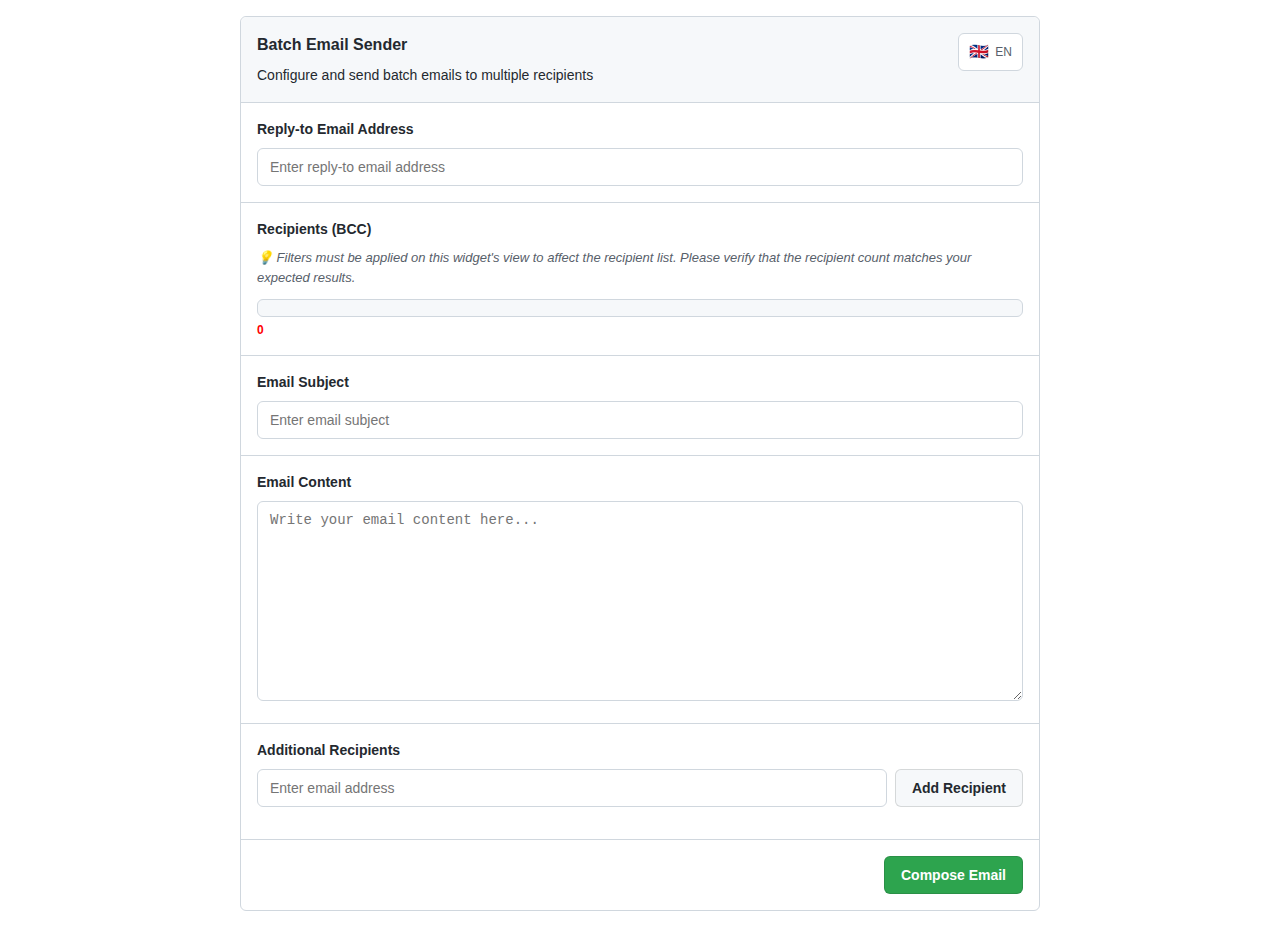
<file: batch-emailing/index.html>
<!DOCTYPE html>
<html>
    <head>
        <link rel="stylesheet" href="style.css">
        <script src="https://docs.getgrist.com/grist-plugin-api.js"></script>
    </head>
    <body>
        <div class="email-widget">
            <div class="widget-header">
                <!-- Language Switcher -->
                <div class="language-switcher">
                    <div class="current-lang">
                        <span>🇬🇧</span>
                        <span class="lang-text">EN</span>
                    </div>
                    <div class="lang-dropdown">
                        <!-- Options populated by JavaScript -->
                    </div>
                </div>
                
                <h2>Batch Email Sender</h2>
                <p>Configure and send batch emails to multiple recipients</p>
            </div>

            <div class="form-group">
                <label for="replyTo">Reply-to Email Address</label>
                <input type="email" id="replyTo" placeholder="Enter reply-to email address">
            </div>

            <div class="form-group">
                <label for="recipientsList">Recipients (BCC)</label>
                <p class="warning-text"><i>💡 Filters must be applied on this widget's view to affect the recipient list. Please verify that the recipient count matches your expected results.</i></p>
                <div id="recipientsList" class="recipients-list">
                </div>
                <div class="recipients-count">
                    <b><span id="recipientsCount">0</span></b>
                </div>
                <div id="removedList" class="removed-list" style="display: none;">
                    <h3>Removed Recipients</h3>
                    <div id="removedEmails" class="removed-emails">
                    </div>
                </div>
            </div>

            <div class="form-group">
                <label for="subject">Email Subject</label>
                <input type="text" id="subject" placeholder="Enter email subject">
            </div>

            <div class="form-group">
                <label for="emailContent">Email Content</label>
                <p class="info-text" id="contentInfoText" style="display: none;">
                    📝 Content auto-filled from first table row. You can edit it before sending.
                </p>
                <textarea id="emailContent" class="email-editor" placeholder="Write your email content here..."></textarea>
            </div>

            <div class="form-group">
                <label for="newEmail">Additional Recipients</label>
                <div class="manual-add-section">
                    <input type="email" id="newEmail" placeholder="Enter email address" class="manual-input">
                    <button id="addEmail" class="btn btn-secondary">Add Recipient</button>
                </div>
                <div id="manualList" class="manual-list" style="display: none;">
                    <h3>Manually Added Recipients</h3>
                    <div id="manualEmails" class="manual-emails">
                    </div>
                </div>
            </div>

            <div class="widget-footer">
                <button id="sendEmail" class="btn btn-primary">Compose Email</button>
            </div>

            <div id="statusMessage" class="status-message"></div>
        </div>
        
        <script>
            // Embed the complete JavaScript here or link to external file
            // For inline version, copy the complete JavaScript from the artifact above
        </script>
    </body>
</html>
</file>
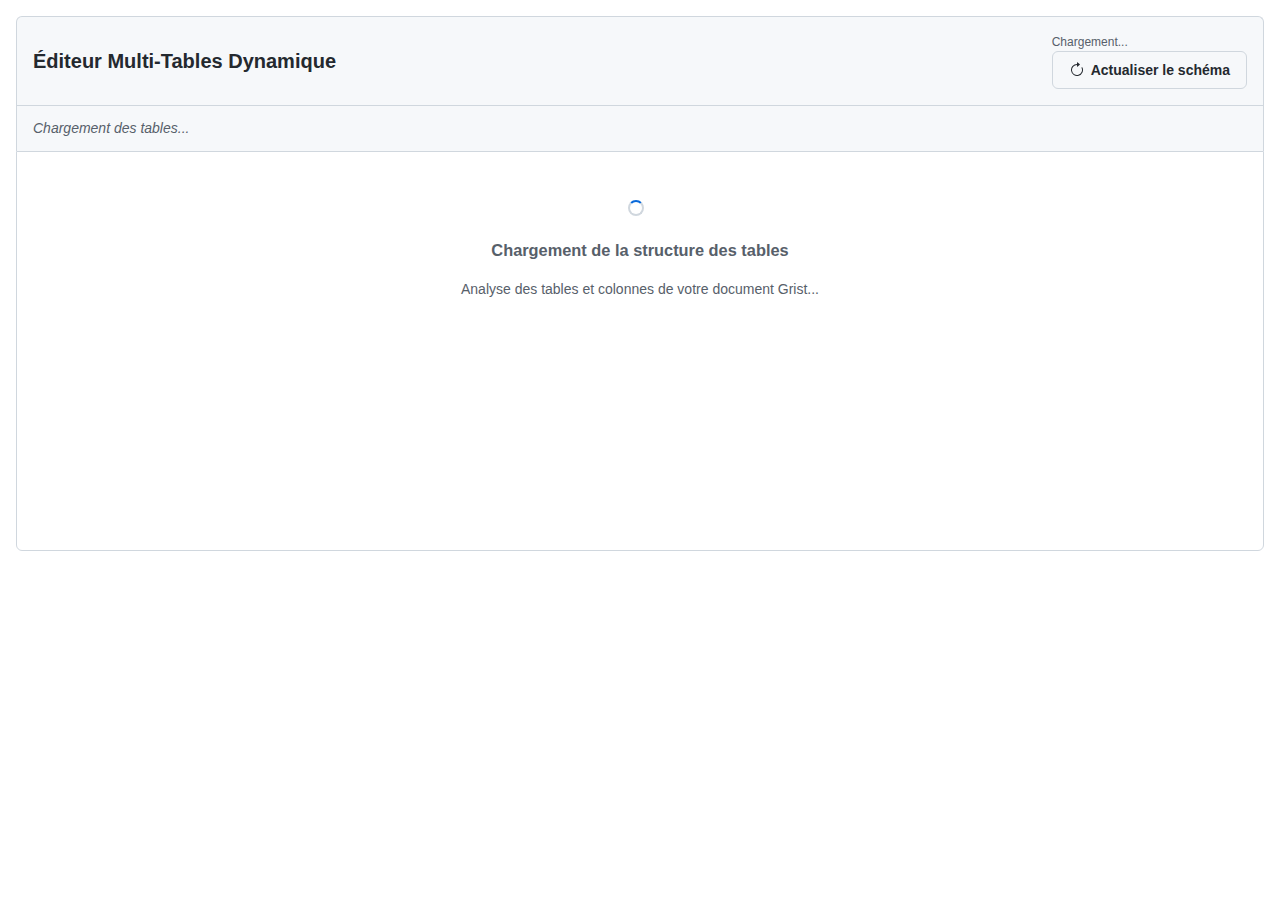
<file: multi-table-editor/index.html>
<!DOCTYPE html>
<html lang="fr">
<head>
    <meta charset="UTF-8">
    <meta name="viewport" content="width=device-width, initial-scale=1.0">
    <title>Éditeur Multi-Tables Dynamique</title>
    <script src="https://docs.getgrist.com/grist-plugin-api.js"></script>
    <style>
        :root {
            --color-bg-default: #ffffff;
            --color-bg-secondary: #f6f8fa;
            --color-border-default: #d0d7de;
            --color-border-muted: #d8dee4;
            --color-fg-default: #24292f;
            --color-fg-muted: #57606a;
            --color-header-bg: #f6f8fa;
            --color-accent: #0969da;
            --color-success: #1a7f37;
            --color-danger: #cf222e;
            --color-warning: #9a6700;
        }

        * {
            box-sizing: border-box;
        }

        body {
            font-family: -apple-system, BlinkMacSystemFont, "Segoe UI", Helvetica, Arial, sans-serif;
            line-height: 1.5;
            color: var(--color-fg-default);
            margin: 0;
            padding: 16px;
            font-size: 14px;
            background-color: var(--color-bg-default);
        }

        .container {
            max-width: 100%;
            overflow: auto;
        }

        .header {
            background-color: var(--color-header-bg);
            padding: 16px;
            border: 1px solid var(--color-border-default);
            border-radius: 6px 6px 0 0;
            border-bottom: none;
            display: flex;
            justify-content: space-between;
            align-items: center;
        }

        .header h1 {
            margin: 0;
            font-size: 20px;
            font-weight: 600;
        }

        .header-info {
            color: var(--color-fg-muted);
            font-size: 12px;
        }

        .nav-tabs {
            display: flex;
            background-color: var(--color-bg-secondary);
            border: 1px solid var(--color-border-default);
            border-bottom: none;
            border-radius: 0;
            overflow-x: auto;
            scrollbar-width: none;
            -ms-overflow-style: none;
        }

        .nav-tabs::-webkit-scrollbar {
            display: none;
        }

        .nav-tab {
            flex: 0 0 auto;
            padding: 12px 16px;
            border: none;
            background: none;
            cursor: pointer;
            border-right: 1px solid var(--color-border-default);
            font-weight: 500;
            color: var(--color-fg-muted);
            transition: all 0.2s ease;
            white-space: nowrap;
            font-size: 14px;
        }

        .nav-tab:last-child {
            border-right: none;
        }

        .nav-tab:hover {
            background-color: var(--color-bg-default);
            color: var(--color-fg-default);
        }

        .nav-tab.active {
            background-color: var(--color-bg-default);
            color: var(--color-accent);
            border-bottom: 2px solid var(--color-accent);
            font-weight: 600;
        }

        .content {
            border: 1px solid var(--color-border-default);
            border-radius: 0 0 6px 6px;
            background-color: var(--color-bg-default);
            min-height: 400px;
        }

        .tab-content {
            display: none;
            padding: 16px;
        }

        .tab-content.active {
            display: block;
        }

        .initial-state {
            text-align: center;
            padding: 48px 16px;
            color: var(--color-fg-muted);
        }

        .form-grid {
            display: grid;
            grid-template-columns: repeat(auto-fit, minmax(300px, 1fr));
            gap: 16px;
            margin-bottom: 24px;
        }

        .form-group {
            display: flex;
            flex-direction: column;
        }

        .form-group label {
            font-weight: 600;
            margin-bottom: 4px;
            color: var(--color-fg-default);
            display: flex;
            align-items: center;
            gap: 8px;
        }

        .field-type {
            display: inline-block;
            padding: 2px 6px;
            border-radius: 3px;
            font-size: 11px;
            font-weight: 500;
            background: var(--color-bg-secondary);
            color: var(--color-fg-muted);
        }

        .form-group input,
        .form-group textarea,
        .form-group select {
            padding: 8px 12px;
            border: 1px solid var(--color-border-default);
            border-radius: 6px;
            font-size: 14px;
            line-height: 20px;
            background-color: var(--color-bg-default);
        }

        .form-group input:focus,
        .form-group textarea:focus,
        .form-group select:focus {
            border-color: var(--color-accent);
            outline: none;
            box-shadow: 0 0 0 3px rgba(9, 105, 218, 0.3);
        }

        .form-group textarea {
            min-height: 80px;
            resize: vertical;
        }

        .btn {
            display: inline-flex;
            align-items: center;
            padding: 8px 16px;
            font-size: 14px;
            font-weight: 600;
            line-height: 20px;
            white-space: nowrap;
            cursor: pointer;
            border: 1px solid;
            border-radius: 6px;
            text-decoration: none;
            transition: all 0.2s ease;
            gap: 6px;
        }

        .btn:disabled {
            opacity: 0.6;
            cursor: not-allowed;
        }

        .btn-primary {
            color: #ffffff;
            background-color: var(--color-accent);
            border-color: var(--color-accent);
        }

        .btn-primary:hover:not(:disabled) {
            background-color: #0550ae;
            border-color: #0550ae;
        }

        .btn-success {
            color: #ffffff;
            background-color: var(--color-success);
            border-color: var(--color-success);
        }

        .btn-success:hover:not(:disabled) {
            background-color: #1a7f37;
            border-color: #1a7f37;
        }

        .btn-danger {
            color: #ffffff;
            background-color: var(--color-danger);
            border-color: var(--color-danger);
        }

        .btn-danger:hover:not(:disabled) {
            background-color: #b02a30;
            border-color: #b02a30;
        }

        .btn-secondary {
            color: var(--color-fg-default);
            background-color: var(--color-bg-secondary);
            border-color: var(--color-border-default);
        }

        .btn-secondary:hover:not(:disabled) {
            background-color: #f3f4f6;
            border-color: var(--color-border-muted);
        }

        .data-table {
            width: 100%;
            border-collapse: collapse;
            border: 1px solid var(--color-border-default);
            border-radius: 6px;
            overflow: hidden;
            margin-bottom: 16px;
        }

        .data-table th,
        .data-table td {
            padding: 8px 12px;
            text-align: left;
            border-bottom: 1px solid var(--color-border-default);
            font-size: 13px;
        }

        .data-table th {
            background-color: var(--color-header-bg);
            font-weight: 600;
            color: var(--color-fg-default);
            position: sticky;
            top: 0;
            z-index: 1;
        }

        .data-table tr:hover {
            background-color: var(--color-bg-secondary);
        }

        .data-table tr.selected {
            background-color: #e1f5fe;
        }

        .actions {
            display: flex;
            gap: 8px;
            margin-bottom: 16px;
            flex-wrap: wrap;
            align-items: center;
        }

        .status-message {
            padding: 12px 16px;
            border-radius: 6px;
            margin-bottom: 16px;
            display: none;
            border: 1px solid;
        }

        .status-message.success {
            background-color: #dafbe1;
            color: var(--color-success);
            border-color: #a1e887;
            display: block;
        }

        .status-message.error {
            background-color: #ffebe9;
            color: var(--color-danger);
            border-color: #f08783;
            display: block;
        }

        .status-message.warning {
            background-color: #fff6e5;
            color: var(--color-warning);
            border-color: #f0c674;
            display: block;
        }

        .empty-state {
            text-align: center;
            padding: 48px 16px;
            color: var(--color-fg-muted);
        }

        .empty-state svg {
            width: 48px;
            height: 48px;
            margin-bottom: 16px;
            opacity: 0.5;
        }

        .loading {
            display: inline-block;
            width: 16px;
            height: 16px;
            border: 2px solid var(--color-border-default);
            border-radius: 50%;
            border-top-color: var(--color-accent);
            animation: spin 1s ease-in-out infinite;
            margin-right: 8px;
        }

        @keyframes spin {
            to { transform: rotate(360deg); }
        }

        .toggle-switch {
            position: relative;
            display: inline-block;
            width: 44px;
            height: 24px;
        }

        .toggle-switch input {
            opacity: 0;
            width: 0;
            height: 0;
        }

        .slider {
            position: absolute;
            cursor: pointer;
            top: 0;
            left: 0;
            right: 0;
            bottom: 0;
            background-color: #ccc;
            transition: .4s;
            border-radius: 34px;
        }

        .slider:before {
            position: absolute;
            content: "";
            height: 18px;
            width: 18px;
            left: 3px;
            bottom: 3px;
            background-color: white;
            transition: .4s;
            border-radius: 50%;
        }

        input:checked + .slider {
            background-color: var(--color-accent);
        }

        input:checked + .slider:before {
            transform: translateX(20px);
        }

        .table-info {
            background: var(--color-bg-secondary);
            padding: 12px 16px;
            border: 1px solid var(--color-border-default);
            border-radius: 6px;
            margin-bottom: 16px;
            font-size: 13px;
        }

        .table-info h3 {
            margin: 0 0 8px 0;
            font-size: 14px;
            font-weight: 600;
        }

        .table-stats {
            display: flex;
            gap: 24px;
            color: var(--color-fg-muted);
        }

        .cell-value {
            max-width: 200px;
            overflow: hidden;
            text-overflow: ellipsis;
            white-space: nowrap;
        }

        .cell-value.truncated {
            cursor: help;
        }

        @media (max-width: 768px) {
            body {
                padding: 8px;
            }
            
            .form-grid {
                grid-template-columns: 1fr;
            }
            
            .nav-tab {
                font-size: 12px;
                padding: 8px 12px;
            }
            
            .actions {
                flex-direction: column;
                align-items: stretch;
            }
            
            .data-table {
                font-size: 12px;
            }
            
            .data-table th,
            .data-table td {
                padding: 6px 8px;
            }
            
            .header {
                flex-direction: column;
                align-items: flex-start;
                gap: 8px;
            }
        }

        .modal-overlay {
            display: none;
            position: fixed;
            top: 0;
            left: 0;
            width: 100vw;
            height: 100vh;
            background-color: rgba(0, 0, 0, 0.5);
            z-index: 9999;
            animation: fadeIn 0.2s ease-out;
        }

        .modal-overlay.show {
            display: flex;
            align-items: center;
            justify-content: center;
            padding: 16px;
        }

        @keyframes fadeIn {
            from { opacity: 0; }
            to { opacity: 1; }
        }

        @keyframes slideIn {
            from { 
                opacity: 0;
                transform: translateY(-20px) scale(0.95);
            }
            to { 
                opacity: 1;
                transform: translateY(0) scale(1);
            }
        }

        .modal {
            background-color: var(--color-bg-default);
            border-radius: 8px;
            border: 1px solid var(--color-border-default);
            box-shadow: 0 10px 25px rgba(0, 0, 0, 0.3);
            max-width: 500px;
            width: 100%;
            max-height: 80vh;
            overflow-y: auto;
            animation: slideIn 0.2s ease-out;
        }

        .modal-header {
            padding: 20px 24px 16px;
            border-bottom: 1px solid var(--color-border-default);
            display: flex;
            align-items: center;
            justify-content: space-between;
            background-color: var(--color-header-bg);
        }

        .modal-header h3 {
            margin: 0;
            font-size: 16px;
            font-weight: 600;
            color: var(--color-fg-default);
        }

        .modal-close {
            background: none;
            border: none;
            cursor: pointer;
            padding: 4px;
            border-radius: 4px;
            color: var(--color-fg-muted);
            transition: all 0.2s ease;
        }

        .modal-close:hover {
            background-color: var(--color-bg-secondary);
            color: var(--color-fg-default);
        }

        .modal-body {
            padding: 20px 24px;
        }

        .modal-footer {
            padding: 16px 24px 20px;
            border-top: 1px solid var(--color-border-default);
            display: flex;
            gap: 12px;
            justify-content: flex-end;
            background-color: var(--color-bg-secondary);
        }

        .modal .form-grid {
            margin-bottom: 0;
            grid-template-columns: 1fr;
        }

        /* Modal responsive */
        @media (max-width: 768px) {
            .modal {
                max-width: calc(100% - 32px);
                max-height: 70vh;
            }
            
            .modal-header {
                padding: 16px 20px 12px;
            }
            
            .modal-body {
                padding: 16px 20px;
            }
            
            .modal-footer {
                padding: 12px 20px 16px;
                flex-direction: column-reverse;
            }
            
            .modal-footer .btn {
                width: 100%;
                justify-content: center;
            }
        }
    </style>
</head>
<body>
    <div class="container">
        <div class="header">
            <div>
                <h1>Éditeur Multi-Tables Dynamique</h1>
            </div>
            <div class="header-info">
                <div id="tableCount">Chargement...</div>
                <button id="refreshSchema" class="btn btn-secondary">
                    <svg width="16" height="16" viewBox="0 0 16 16" fill="currentColor">
                        <path d="M8 3a5 5 0 1 0 4.546 2.914.5.5 0 0 1 .908-.417A6 6 0 1 1 8 2v1z"/>
                        <path d="M8 4.466V.534a.25.25 0 0 1 .41-.192l2.36 1.966c.12.1.12.284 0 .384L8.41 4.658A.25.25 0 0 1 8 4.466z"/>
                    </svg>
                    Actualiser le schéma
                </button>
            </div>
        </div>

        <div id="navTabs" class="nav-tabs">
            <div style="padding: 12px 16px; color: var(--color-fg-muted); font-style: italic;">
                Chargement des tables...
            </div>
        </div>

        <div class="content">
            <div id="statusMessage" class="status-message"></div>

            <div id="initialState" class="initial-state">
                <div class="loading"></div>
                <h3>Chargement de la structure des tables</h3>
                <p>Analyse des tables et colonnes de votre document Grist...</p>
            </div>

            <div id="dynamicContent"></div>

            <div id="modalOverlay" class="modal-overlay">
                <div class="modal">
                    <div class="modal-header">
                        <h3 id="modalTitle">Modifier l'enregistrement</h3>
                        <button class="modal-close" onclick="closeModal()" aria-label="Fermer">
                            <svg width="16" height="16" viewBox="0 0 16 16" fill="currentColor">
                                <path d="M2.146 2.854a.5.5 0 1 1 .708-.708L8 7.293l5.146-5.147a.5.5 0 0 1 .708.708L8.707 8l5.147 5.146a.5.5 0 0 1-.708.708L8 8.707l-5.146 5.147a.5.5 0 0 1-.708-.708L7.293 8 2.146 2.854Z"/>
                            </svg>
                        </button>
                    </div>
                    <div class="modal-body">
                        <div id="modalForm" class="form-grid">
                        </div>
                    </div>
                    <div class="modal-footer">
                        <button class="btn btn-secondary" onclick="closeModal()">Annuler</button>
                        <button id="modalSave" class="btn btn-success">Sauvegarder</button>
                    </div>
                </div>
            </div>
        </div>
    </div>
    <script>


let tablesSchema = {};
let currentData = {};
let currentTable = null;
let editingRecord = null;
let isLoading = false;

grist.ready({
    requiredAccess: 'full',
    allowSelectBy: true
});

const statusMessage = document.getElementById('statusMessage');
const navTabs = document.getElementById('navTabs');
const dynamicContent = document.getElementById('dynamicContent');
const initialState = document.getElementById('initialState');
const tableCount = document.getElementById('tableCount');
const refreshSchemaBtn = document.getElementById('refreshSchema');

const modalOverlay = document.getElementById('modalOverlay');
const modalTitle = document.getElementById('modalTitle');
const modalForm = document.getElementById('modalForm');
const modalSave = document.getElementById('modalSave');

function showMessage(message, type = 'success') {
    statusMessage.textContent = message;
    statusMessage.className = `status-message ${type}`;
    setTimeout(() => {
        statusMessage.className = 'status-message';
    }, 5000);
}

function showError(message) {
    showMessage(message, 'error');
    console.error(message);
}

function showWarning(message) {
    showMessage(message, 'warning');
}

async function loadTablesSchema() {
    if (isLoading) return;
    isLoading = true;
    
    try {
        showMessage('Chargement de la structure des tables...', 'warning');
        
        const [tablesData, columnsData] = await Promise.all([
            grist.docApi.fetchTable("_grist_Tables"),
            grist.docApi.fetchTable("_grist_Tables_column")
        ]);

        console.log('Tables data:', tablesData);
        console.log('Columns data:', columnsData);

        const schema = {};
        
        for (let i = 0; i < tablesData.id.length; i++) {
            const tableId = tablesData.tableId[i];
            const tableName = tablesData.tableId[i];
            
            if (tableId.startsWith('_grist_') || tableId.startsWith('GristDocTutorial')) {
                continue;
            }
            
            schema[tableId] = {
                id: tablesData.id[i],
                name: tableName,
                fields: {}
            };
        }

        for (let i = 0; i < columnsData.id.length; i++) {
            const tableRef = columnsData.parentId[i];
            const colId = columnsData.colId[i];
            const label = columnsData.label[i];
            const type = columnsData.type[i];
            const isFormula = columnsData.isFormula[i];
            
            const tableEntry = Object.values(schema).find(table => table.id === tableRef);
            if (!tableEntry) continue;
            
            if (type === 'ManualSortPos' || colId.startsWith('gristHelper')) {
                continue;
            }
            
            tableEntry.fields[colId] = {
                label: label || colId,
                type: type,
                isFormula: isFormula
            };
        }

        tablesSchema = schema;
        
        console.log('Final schema:', tablesSchema);
        
        updateTableCount();
        generateTabsUI();
        hideInitialState();
        
        const firstTable = Object.keys(tablesSchema)[0];
        if (firstTable) {
            switchTab(firstTable);
        }
        
        showMessage(`Structure chargée : ${Object.keys(tablesSchema).length} tables trouvées`, 'success');
        
    } catch (error) {
        console.error('Error loading schema:', error);
        showError(`Erreur lors du chargement du schéma: ${error.message}`);
    } finally {
        isLoading = false;
    }
}

function updateTableCount() {
    const count = Object.keys(tablesSchema).length;
    tableCount.textContent = `${count} table${count !== 1 ? 's' : ''} disponible${count !== 1 ? 's' : ''}`;
}

function generateTabsUI() {
    if (Object.keys(tablesSchema).length === 0) {
        navTabs.innerHTML = `
            <div style="padding: 12px 16px; color: var(--color-fg-muted); font-style: italic;">
                Aucune table éditable trouvée
            </div>
        `;
        return;
    }

    let tabsHTML = '';
    Object.keys(tablesSchema).forEach((tableId, index) => {
        const table = tablesSchema[tableId];
        tabsHTML += `
            <button class="nav-tab ${index === 0 ? 'active' : ''}" data-table="${tableId}">
                ${table.name}
            </button>
        `;
    });

    navTabs.innerHTML = tabsHTML;

    navTabs.querySelectorAll('.nav-tab').forEach(tab => {
        tab.addEventListener('click', () => {
            const tableId = tab.dataset.table;
            switchTab(tableId);
        });
    });
}

function hideInitialState() {
    initialState.style.display = 'none';
    dynamicContent.style.display = 'block';
}

async function switchTab(tableId) {
    if (!tablesSchema[tableId] || currentTable === tableId) return;

    navTabs.querySelectorAll('.nav-tab').forEach(tab => {
        tab.classList.toggle('active', tab.dataset.table === tableId);
    });

    currentTable = tableId;
    
    await generateTableContent(tableId);
    
    await loadTableData(tableId);
}

async function generateTableContent(tableId) {
    const table = tablesSchema[tableId];
    const fields = table.fields;
    const editableFields = Object.keys(fields).filter(fieldId => !fields[fieldId].isFormula);
    const isReadOnly = editableFields.length === 0;

    const contentHTML = `
        <div class="tab-content active" id="tab-${tableId}">
            <div class="table-info">
                <div class="table-stats">
                    <span><strong>Colonnes:</strong> ${Object.keys(fields).length}</span>
                    <span><strong>Colonnes éditables:</strong> ${editableFields.length}</span>
                    <span id="recordCount-${tableId}"><strong>Lignes:</strong> Chargement...</span>
                </div>
                ${isReadOnly ? '<p style="margin: 8px 0 0 0; color: var(--color-warning); font-style: italic;">Table en lecture seule - Contient uniquement des colonnes de formules</p>' : ''}
            </div>

            <div class="actions">
                ${!isReadOnly ? `
                    <button id="add-${tableId}" class="btn btn-primary">
                        <svg width="16" height="16" viewBox="0 0 16 16" fill="currentColor">
                            <path d="M8 2a.5.5 0 0 1 .5.5v5h5a.5.5 0 0 1 0 1h-5v5a.5.5 0 0 1-1 0v-5h-5a.5.5 0 0 1 0-1h5v-5A.5.5 0 0 1 8 2Z"/>
                        </svg>
                        Ajouter un enregistrement
                    </button>
                ` : `
                    <div class="status-message warning" style="display: block;">
                        Cette table ne contient que des colonnes de formules et est en lecture seule.
                    </div>
                `}
                <button id="refresh-${tableId}" class="btn btn-secondary">
                    <svg width="16" height="16" viewBox="0 0 16 16" fill="currentColor">
                        <path d="M8 3a5 5 0 1 0 4.546 2.914.5.5 0 0 1 .908-.417A6 6 0 1 1 8 2v1z"/>
                        <path d="M8 4.466V.534a.25.25 0 0 1 .41-.192l2.36 1.966c.12.1.12.284 0 .384L8.41 4.658A.25.25 0 0 1 8 4.466z"/>
                    </svg>
                    Actualiser
                </button>
            </div>

            <div id="data-${tableId}">
                <div class="empty-state">
                    <div class="loading"></div>
                    <h3>Chargement des données</h3>
                    <p>Récupération des enregistrements...</p>
                </div>
            </div>
        </div>
    `;

    const existingContent = document.getElementById(`tab-${tableId}`);
    if (existingContent) {
        existingContent.remove();
    }

    dynamicContent.innerHTML = contentHTML;

    if (!isReadOnly) {
        document.getElementById(`add-${tableId}`).addEventListener('click', () => openModal(tableId));
    }
    
    document.getElementById(`refresh-${tableId}`).addEventListener('click', () => loadTableData(tableId));
}

function generateFormFields(tableId, editableFieldsOnly) {
    let fieldsHTML = '';
    const table = tablesSchema[tableId];
    const fields = table.fields;
    
    const fieldsToShow = editableFieldsOnly || Object.keys(fields).filter(fieldId => !fields[fieldId].isFormula);
    
    fieldsToShow.forEach(fieldId => {
        const field = fields[fieldId];
        const fieldType = field.type;
        const label = field.label;
        
        fieldsHTML += `
            <div class="form-group">
                <label for="${tableId}-${fieldId}">
                    ${label}
                    <span class="field-type">${fieldType}${field.isFormula ? ' (Formule)' : ''}</span>
                </label>
                ${generateFieldInput(tableId, fieldId, fieldType)}
            </div>
        `;
    });
    
    return fieldsHTML;
}

function generateFieldInput(tableId, fieldId, fieldType) {
    const inputId = `${tableId}-${fieldId}`;
    
    switch (fieldType) {
        case 'Bool':
            return `
                <label class="toggle-switch">
                    <input type="checkbox" id="${inputId}">
                    <span class="slider"></span>
                </label>
            `;
        case 'Int':
        case 'Numeric':
            return `<input type="number" id="${inputId}" step="${fieldType === 'Int' ? '1' : 'any'}">`;
        case 'Date':
            return `<input type="date" id="${inputId}">`;
        case 'DateTime':
            return `<input type="datetime-local" id="${inputId}">`;
        default:
            if (fieldType.startsWith('Ref:')) {
                const referencedTable = fieldType.substring(4); 
                return `
                    <select id="${inputId}" data-ref-table="${referencedTable}">
                        <option value="">-- Sélectionner --</option>
                        <option value="loading">Chargement...</option>
                    </select>
                `;
            } else if (fieldType.startsWith('RefList:')) {
                const referencedTable = fieldType.substring(8); 
                return `
                    <select id="${inputId}" data-ref-table="${referencedTable}" multiple>
                        <option value="loading">Chargement...</option>
                    </select>
                `;
            }
            else if (fieldId.toLowerCase().includes('email')) {
                return `<input type="email" id="${inputId}">`;
            } else if (fieldId.toLowerCase().includes('url')) {
                return `<input type="url" id="${inputId}">`;
            } else if (fieldId.toLowerCase().includes('comment') || fieldId.toLowerCase().includes('description') || fieldId.toLowerCase().includes('adresse')) {
                return `<textarea id="${inputId}"></textarea>`;
            } else {
                return `<input type="text" id="${inputId}">`;
            }
    }
}

async function loadReferenceData(tableId, editableFields) {
    const table = tablesSchema[tableId];
    
    for (const fieldId of editableFields) {
        const field = table.fields[fieldId];
        const fieldType = field.type;
        
        if (fieldType.startsWith('Ref:') || fieldType.startsWith('RefList:')) {
            const isRefList = fieldType.startsWith('RefList:');
            const referencedTable = isRefList ? fieldType.substring(8) : fieldType.substring(4);
            
            try {
                const refData = await grist.docApi.fetchTable(referencedTable);
                const select = document.getElementById(`${tableId}-${fieldId}`);
                
                if (!select) continue;
                
                select.innerHTML = isRefList ? '' : '<option value="">-- Sélectionner --</option>';
                
                if (refData && refData.id && refData.id.length > 0) {
                    for (let i = 0; i < refData.id.length; i++) {
                        const option = document.createElement('option');
                        option.value = refData.id[i];
                        
                        let displayValue = refData.id[i];
                        
                        const possibleDisplayFields = ['name', 'nom', 'title', 'titre', 'label', 'description'];
                        let foundDisplay = false;
                        
                        for (const displayField of possibleDisplayFields) {
                            if (refData[displayField] && refData[displayField][i]) {
                                displayValue = refData[displayField][i];
                                foundDisplay = true;
                                break;
                            }
                        }
                        
                        if (!foundDisplay) {
                            const firstDataField = Object.keys(refData).find(key => 
                                key !== 'id' && 
                                key !== 'manualSort' && 
                                !key.startsWith('gristHelper') &&
                                refData[key] && 
                                refData[key][i] !== undefined &&
                                refData[key][i] !== null
                            );
                            
                            if (firstDataField && refData[firstDataField][i]) {
                                displayValue = refData[firstDataField][i];
                            }
                        }
                        
                        option.textContent = `${displayValue} (ID: ${refData.id[i]})`;
                        select.appendChild(option);
                    }
                }
            } catch (error) {
                console.error(`Error loading reference data for ${referencedTable}:`, error);
                const select = document.getElementById(`${tableId}-${fieldId}`);
                if (select) {
                    select.innerHTML = '<option value="">Erreur de chargement</option>';
                }
            }
        }
    }
}

async function loadTableData(tableId) {
    try {
        const response = await grist.docApi.fetchTable(tableId);
        console.log(`Data for ${tableId}:`, response);
        
        let records = [];
        if (response && response.id && response.id.length > 0) {
            for (let i = 0; i < response.id.length; i++) {
                const record = { id: response.id[i] };
                
                Object.keys(response).forEach(key => {
                    if (key !== 'id' && response[key] && response[key][i] !== undefined) {
                        record[key] = response[key][i];
                    }
                });
                
                records.push(record);
            }
        }
        
        currentData[tableId] = records;
        renderTableData(tableId);
        
        const countElement = document.getElementById(`recordCount-${tableId}`);
        if (countElement) {
            countElement.innerHTML = `<strong>Lignes:</strong> ${records.length}`;
        }
        
    } catch (error) {
        console.error(`Error loading data for ${tableId}:`, error);
        showError(`Erreur lors du chargement des données de ${tableId}: ${error.message}`);
        
        const dataContainer = document.getElementById(`data-${tableId}`);
        if (dataContainer) {
            dataContainer.innerHTML = `
                <div class="empty-state">
                    <h3>Erreur de chargement</h3>
                    <p>${error.message}</p>
                </div>
            `;
        }
    }
}

function renderTableData(tableId) {
    const container = document.getElementById(`data-${tableId}`);
    const data = currentData[tableId] || [];
    const table = tablesSchema[tableId];

    if (!data || data.length === 0) {
        container.innerHTML = `
            <div class="empty-state">
                <svg viewBox="0 0 16 16" fill="currentColor" style="width: 48px; height: 48px; margin-bottom: 16px; opacity: 0.5;">
                    <path d="M5.5 7a.5.5 0 0 0 0 1h5a.5.5 0 0 0 0-1h-5zM5 9.5a.5.5 0 0 1 .5-.5h5a.5.5 0 0 1 0 1h-5a.5.5 0 0 1-.5-.5zm0 2a.5.5 0 0 1 .5-.5h2a.5.5 0 0 1 0 1h-2a.5.5 0 0 1-.5-.5z"/>
                    <path d="M9.5 0H4a2 2 0 0 0-2 2v12a2 2 0 0 0 2 2h8a2 2 0 0 0 2-2V4.5L9.5 0zm0 1v2A1.5 1.5 0 0 0 11 4.5h2V14a1 1 0 0 1-1 1H4a1 1 0 0 1-1-1V2a1 1 0 0 1 1-1h5.5z"/>
                </svg>
                <h3>Aucune donnée</h3>
                <p>Cette table ne contient aucun enregistrement</p>
            </div>
        `;
        return;
    }

    const fields = Object.keys(table.fields);
    const editableFields = fields.filter(fieldId => !table.fields[fieldId].isFormula);
    const hasEditableFields = editableFields.length > 0;
    
    let html = `
        <div style="overflow-x: auto;">
            <table class="data-table">
                <thead>
                    <tr>
                        ${fields.map(field => {
                            const fieldInfo = table.fields[field];
                            return `<th>${fieldInfo.label} <span class="field-type">${fieldInfo.type}${fieldInfo.isFormula ? ' (F)' : ''}</span></th>`;
                        }).join('')}
                        ${hasEditableFields ? '<th style="width: 80px;">Actions</th>' : ''}
                    </tr>
                </thead>
                <tbody>
    `;

    data.forEach(record => {
        html += `<tr data-record-id="${record.id}">`;
        
        fields.forEach(field => {
            let value = record[field];
            const fieldType = table.fields[field].type;
            
            if (fieldType === 'Bool') {
                value = value ? '✓' : '✗';
            } else if (fieldType === 'Date' && value) {
                value = new Date(value * 1000).toLocaleDateString('fr-FR');
            } else if (fieldType === 'DateTime' && value) {
                value = new Date(value * 1000).toLocaleString('fr-FR');
            } else if (fieldType.startsWith('Ref:') && value) {
                value = `Ref ID: ${value}`;
            } else if (fieldType.startsWith('RefList:') && Array.isArray(value)) {
                value = `Refs: [${value.join(', ')}]`;
            } else if (value === null || value === undefined) {
                value = '';
            } else if (typeof value === 'string' && value.length > 50) {
                value = `<span class="cell-value truncated" title="${escapeHtml(value)}">${escapeHtml(value.substring(0, 50))}...</span>`;
            } else {
                value = escapeHtml(String(value));
            }
            
            html += `<td>${value}</td>`;
        });
        
        if (hasEditableFields) {
            html += `
                <td>
                    <div style="display: flex; gap: 4px;">
                        <button class="btn btn-secondary" onclick="editRecord('${tableId}', ${record.id})" style="padding: 6px; font-size: 12px;" title="Modifier" aria-label="Modifier l'enregistrement">
                            <svg width="14" height="14" viewBox="0 0 16 16" fill="currentColor">
                                <path d="M12.146.146a.5.5 0 0 1 .708 0l3 3a.5.5 0 0 1 0 .708L14.5 5.207l-8 8A.5.5 0 0 1 6.146 13.5L6 13.293V10.5a.5.5 0 0 1 .146-.354l8-8zM11.207 2.5 13.5 4.793 14.793 3.5 12.5 1.207 11.207 2.5zm1.586 3L10.5 3.207 4 9.707V10h.5a.5.5 0 0 1 .5.5v.5h.5a.5.5 0 0 1 .5.5v.5h.293l6.5-6.5z"/>
                                <path d="m13.498.795.149-.149a1.207 1.207 0 1 1 1.707 1.708l-.149.148a1.5 1.5 0 0 1-.059 2.059L4.854 14.854a.5.5 0 0 1-.233.131l-4 1a.5.5 0 0 1-.606-.606l1-4a.5.5 0 0 1 .131-.232l9.642-9.642a.5.5 0 0 0-.642-2.057 6.45 6.45 0 0 0-1.37 1.02l-.17-.17a1.5 1.5 0 0 1 2.12-2.121z"/>
                            </svg>
                        </button>
                        <button class="btn btn-danger" onclick="deleteRecord('${tableId}', ${record.id})" style="padding: 6px; font-size: 12px;" title="Supprimer" aria-label="Supprimer l'enregistrement">
                            <svg width="14" height="14" viewBox="0 0 16 16" fill="currentColor">
                                <path d="M5.5 5.5A.5.5 0 0 1 6 6v6a.5.5 0 0 1-1 0V6a.5.5 0 0 1 .5-.5zm2.5 0a.5.5 0 0 1 .5.5v6a.5.5 0 0 1-1 0V6a.5.5 0 0 1 .5-.5zm3 .5a.5.5 0 0 0-1 0v6a.5.5 0 0 0 1 0V6z"/>
                                <path fill-rule="evenodd" d="M14.5 3a1 1 0 0 1-1 1H13v9a2 2 0 0 1-2 2H5a2 2 0 0 1-2-2V4h-.5a1 1 0 0 1-1-1V2a1 1 0 0 1 1-1H6a1 1 0 0 1 1-1h2a1 1 0 0 1 1 1h3.5a1 1 0 0 1 1 1v1zM4.118 4 4 4.059V13a1 1 0 0 0 1 1h6a1 1 0 0 0 1-1V4.059L11.882 4H4.118zM2.5 3V2h11v1h-11z"/>
                            </svg>
                        </button>
                    </div>
                </td>
            </tr>`;
        } else {
            html += '</tr>';
        }
    });

    html += `</tbody></table></div>`;
    container.innerHTML = html;
}

function openModal(tableId, record = null) {
    const table = tablesSchema[tableId];
    const editableFields = Object.keys(table.fields).filter(fieldId => !table.fields[fieldId].isFormula);
    
    modalTitle.textContent = record ? `Modifier - ${table.name}` : `Ajouter - ${table.name}`;
    
    modalForm.innerHTML = generateFormFields(tableId, editableFields);
    
    editingRecord = record ? { tableId, recordId: record.id, record } : { tableId, recordId: null, record: null };
    
    loadReferenceData(tableId, editableFields);
    
    if (record) {
        setTimeout(() => populateModalForm(tableId, record), 200);
    } else {
        clearModalForm(tableId);
    }
    
    modalOverlay.classList.add('show');
    
    const firstInput = modalForm.querySelector('input:not([type="checkbox"]), textarea, select');
    if (firstInput) {
        setTimeout(() => firstInput.focus(), 300);
    }
}

function closeModal() {
    modalOverlay.classList.remove('show');
    editingRecord = null;
    modalForm.innerHTML = '';
}

function populateModalForm(tableId, record) {
    const table = tablesSchema[tableId];
    
    Object.keys(table.fields).forEach(fieldId => {
        if (table.fields[fieldId].isFormula) return; 
        
        const input = document.getElementById(`${tableId}-${fieldId}`);
        if (!input) return;
        
        const value = record[fieldId];
        const fieldType = table.fields[fieldId].type;
        
        if (fieldType === 'Bool') {
            input.checked = !!value;
        } else if (fieldType === 'Date' && value) {
            input.value = new Date(value * 1000).toISOString().split('T')[0];
        } else if (fieldType === 'DateTime' && value) {
            input.value = new Date(value * 1000).toISOString().slice(0, 16);
        } else if (fieldType.startsWith('Ref:') || fieldType.startsWith('RefList:')) {
            if (fieldType.startsWith('RefList:') && Array.isArray(value)) {
                for (const option of input.options) {
                    option.selected = value.includes(parseInt(option.value));
                }
            } else if (fieldType.startsWith('Ref:') && value) {
                input.value = value;
            }
        } else {
            input.value = value || '';
        }
    });
}

function clearModalForm(tableId) {
    const table = tablesSchema[tableId];
    
    Object.keys(table.fields).forEach(fieldId => {
        if (table.fields[fieldId].isFormula) return; 
        
        const input = document.getElementById(`${tableId}-${fieldId}`);
        if (!input) return;
        
        const fieldType = table.fields[fieldId].type;
        
        if (fieldType === 'Bool') {
            input.checked = false;
        } else {
            input.value = '';
        }
    });
}

function getModalFormData(tableId) {
    const table = tablesSchema[tableId];
    const formData = {};
    
    Object.keys(table.fields).forEach(fieldId => {
        if (table.fields[fieldId].isFormula) return; 
        
        const input = document.getElementById(`${tableId}-${fieldId}`);
        if (!input) return;
        
        const fieldType = table.fields[fieldId].type;
        let value = null;
        
        if (fieldType === 'Bool') {
            value = input.checked;
        } else if (fieldType === 'Int' && input.value) {
            value = parseInt(input.value, 10);
            if (isNaN(value)) value = null;
        } else if (fieldType === 'Numeric' && input.value) {
            value = parseFloat(input.value);
            if (isNaN(value)) value = null;
        } else if (fieldType === 'Date' && input.value) {
            value = Math.floor(new Date(input.value).getTime() / 1000);
        } else if (fieldType === 'DateTime' && input.value) {
            value = Math.floor(new Date(input.value).getTime() / 1000);
        } else if (fieldType.startsWith('Ref:')) {
            if (input.value && input.value !== '') {
                value = parseInt(input.value, 10);
                if (isNaN(value)) value = null;
            }
        } else if (fieldType.startsWith('RefList:')) {
            const selectedValues = Array.from(input.selectedOptions).map(opt => parseInt(opt.value, 10));
            if (selectedValues.length > 0 && !selectedValues.some(isNaN)) {
                value = selectedValues;
            }
        } else if (input.value && input.value.trim()) {
            value = input.value.trim();
        }
        
        if (value !== null) {
            formData[fieldId] = value;
        }
    });
    
    return formData;
}

async function saveModalRecord() {
    if (!editingRecord) return;
    
    const tableId = editingRecord.tableId;
    const formData = getModalFormData(tableId);
    
    try {
        modalSave.disabled = true;
        modalSave.innerHTML = '<div class="loading"></div> Sauvegarde...';
        
        if (editingRecord.recordId) {
            await grist.docApi.applyUserActions([
                ['UpdateRecord', tableId, editingRecord.recordId, formData]
            ]);
            showMessage('Enregistrement modifié avec succès');
        } else {
            await grist.docApi.applyUserActions([
                ['AddRecord', tableId, null, formData]
            ]);
            showMessage('Enregistrement ajouté avec succès');
        }

        closeModal();
        await loadTableData(tableId);
    } catch (error) {
        console.error('Error saving record:', error);
        showError(`Erreur lors de la sauvegarde: ${error.message}`);
    } finally {
        modalSave.disabled = false;
        modalSave.innerHTML = 'Sauvegarder';
    }
}

window.editRecord = function(tableId, recordId) {
    const data = currentData[tableId];
    const record = data?.find(r => r.id === recordId);
    
    if (!record) {
        showError('Enregistrement non trouvé');
        return;
    }

    openModal(tableId, record);
};

window.deleteRecord = async function(tableId, recordId) {
    if (!confirm('Êtes-vous sûr de vouloir supprimer cet enregistrement ?')) {
        return;
    }

    try {
        await grist.docApi.applyUserActions([
            ['RemoveRecord', tableId, recordId]
        ]);
        showMessage('Enregistrement supprimé avec succès');
        await loadTableData(tableId);
    } catch (error) {
        console.error('Error deleting record:', error);
        showError(`Erreur lors de la suppression: ${error.message}`);
    }
};

function escapeHtml(text) {
    const div = document.createElement('div');
    div.textContent = text;
    return div.innerHTML;
}

refreshSchemaBtn.addEventListener('click', () => {
    loadTablesSchema();
});

modalSave.addEventListener('click', saveModalRecord);

modalOverlay.addEventListener('click', (e) => {
    if (e.target === modalOverlay) {
        closeModal();
    }
});

document.addEventListener('keydown', (e) => {
    if (e.key === 'Escape' && modalOverlay.classList.contains('show')) {
        closeModal();
    }
});

loadTablesSchema();

window.closeModal = closeModal;
</script>
</body>
</html>
</file>
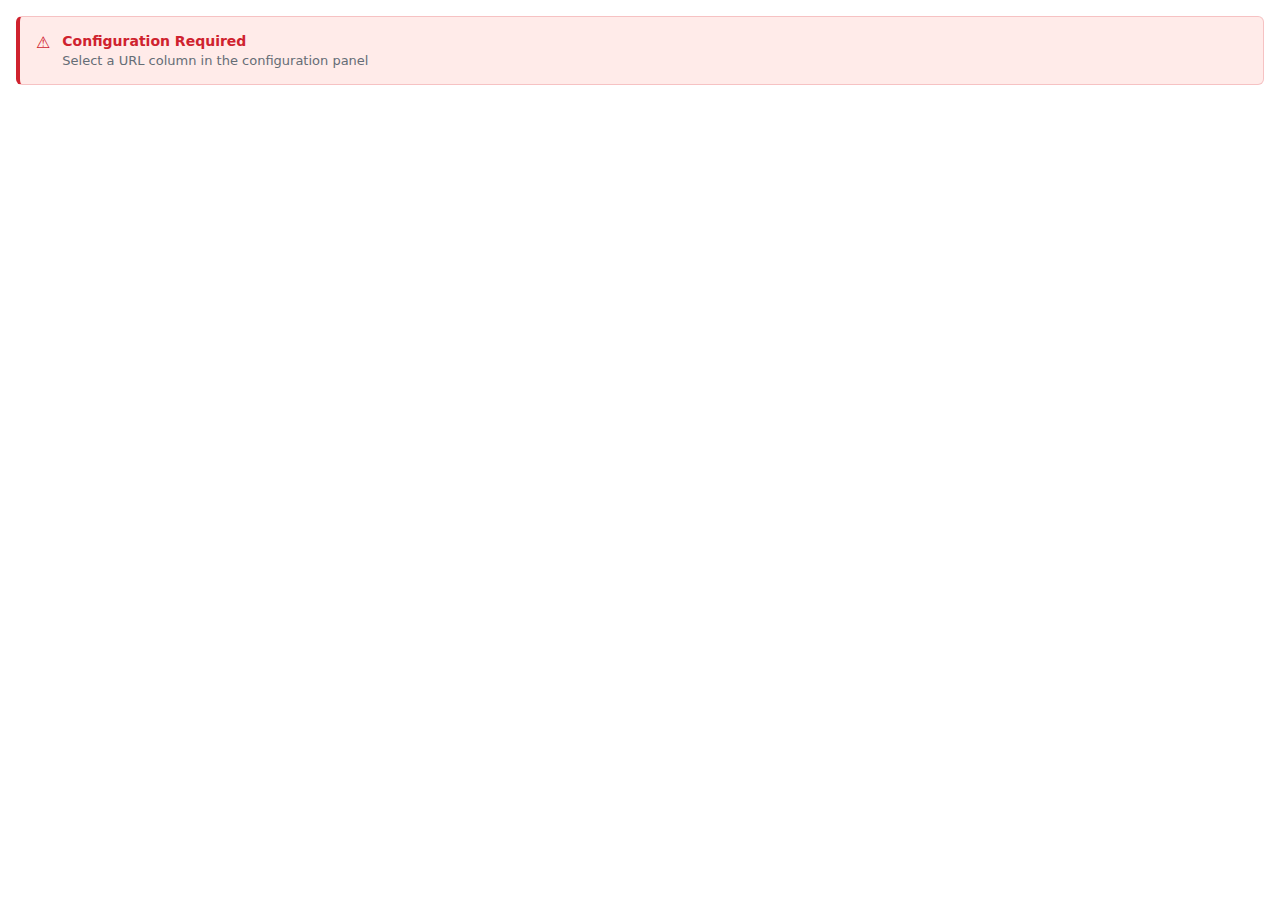
<file: url-renderer/index.html>
<!DOCTYPE html>
<html lang="en">

<head>
    <meta charset="UTF-8">
    <title>URL Renderer Widget</title>
    <script src="https://docs.getgrist.com/grist-plugin-api.js"></script>
    <style>
        body {
            margin: 0;
            font-family: system-ui, sans-serif;
        }

        /* GitHub-style error messages */
        .error {
            display: flex;
            align-items: flex-start;
            gap: 12px;
            padding: 16px;
            margin: 16px;
            background-color: #ffebe9;
            border: 1px solid rgba(207, 34, 46, 0.2);
            border-left: 4px solid #cf222e;
            border-radius: 6px;
            font-size: 14px;
            color: #cf222e;
        }

        .error::before {
            content: "⚠";
            font-size: 16px;
            font-weight: bold;
            flex-shrink: 0;
        }

        .error-content {
            flex: 1;
        }

        .error-title {
            font-weight: 600;
            margin: 0 0 4px 0;
        }

        .error-message {
            margin: 0;
            color: #656d76;
            font-size: 13px;
        }

        iframe {
            width: 100%;
            height: 100vh;
            border: none;
        }
    </style>
</head>

<body>
    <div id="content">
        <div class="error">
            <div class="error-content">
                <div class="error-title">Configuration Required</div>
                <div class="error-message">Select a URL column in the configuration panel</div>
            </div>
        </div>
    </div>

    <script>
        // Grist initialization
        grist.ready({
            columns: [{
                name: "url",
                title: "URL Column",
                type: "Text",
                description: "Column containing URLs to display"
            }],
            requiredAccess: "read table"
        });

        // Content updates
        grist.onRecord((record, mappings) => {
            const mapped = grist.mapColumnNames(record);
            const content = document.getElementById('content');

            if (!mapped || !mapped.url) {
                content.innerHTML = `
                    <div class="error">
                        <div class="error-content">
                            <div class="error-title">No URL Found</div>
                            <div class="error-message">The cell is empty or the column is not configured</div>
                        </div>
                    </div>
                `;
                return;
            }

            // Simple URL validation
            try {
                new URL(mapped.url);
                content.innerHTML = `<iframe src="${mapped.url}" title="URL Content"></iframe>`;
            } catch (e) {
                content.innerHTML = `
                    <div class="error">
                        <div class="error-content">
                            <div class="error-title">Invalid URL</div>
                            <div class="error-message">The URL format is not valid</div>
                        </div>
                    </div>
                `;
            }
        });
    </script>
</body>

</html>
</file>
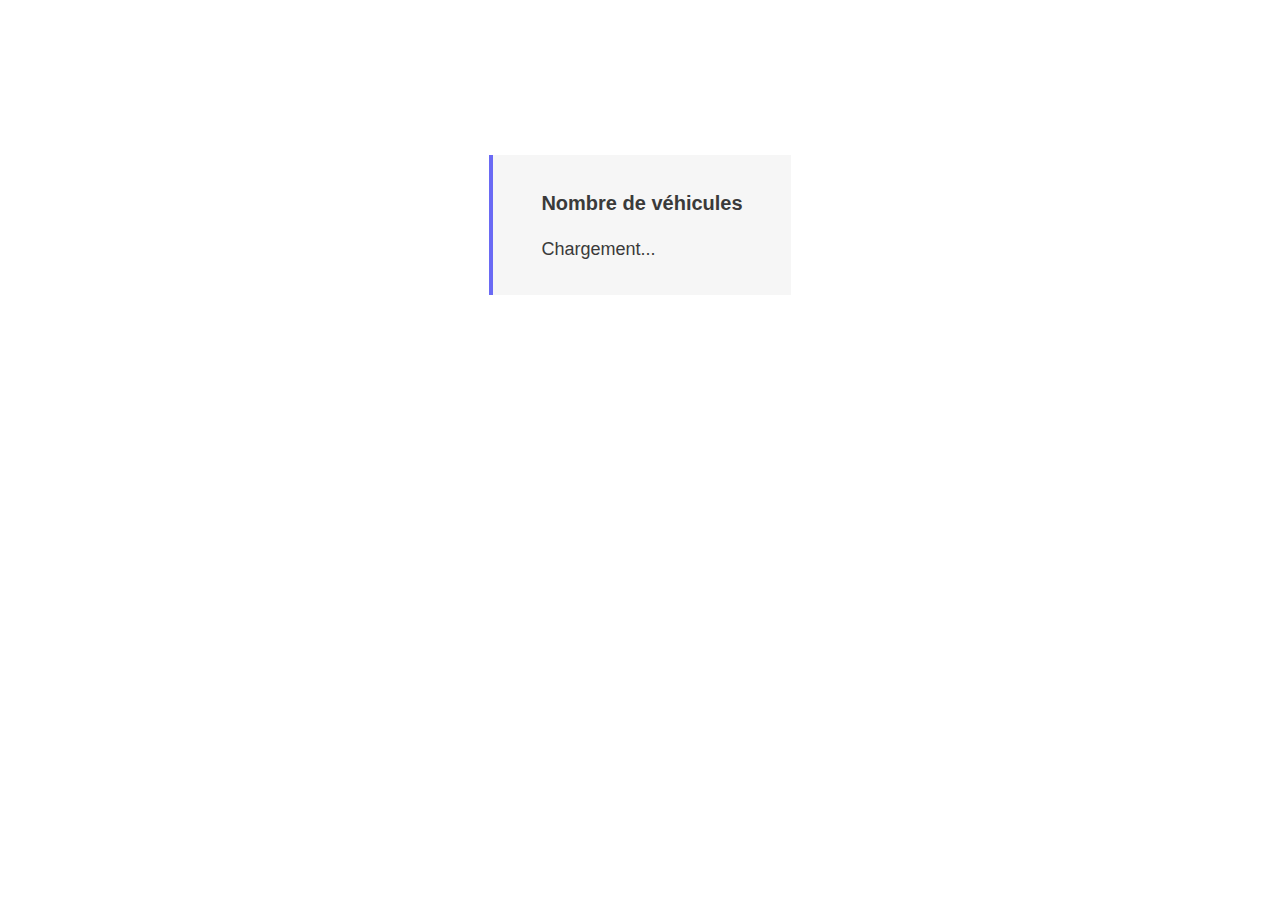
<file: lines-count.html>
<!DOCTYPE html>
<html lang="fr">
<head>
    <meta charset="UTF-8">
    <meta name="viewport" content="width=device-width, initial-scale=1.0">
    <title>Widget Nombre Total de Lignes</title>
    <style>
        body {
            margin: 0 10px;
            padding: 0;
            display: flex;
            color: #3a3a3a;
            justify-content: center;
            align-items: center;
            height: 50vh;
            background-color: white;
            font-family: Marianne, Arial, sans-serif;
        }

        #widget-container {
            background-color: #f6f6f6;
            border-left: 4px solid #6a6af4;
            border-radius: 0;
            padding: 2rem 3rem;
            text-align: left;
            display: inline-block;
        }

        #widget-title {
            font-weight: 700;
            font-size: 1.250rem;
            line-height: 2rem;
            margin-bottom: 1rem;
        }

        #total {
            font-size: 1.125rem;
            line-height: 1.75rem;
            font-weight: normal;
        }
    </style>
</head>
<body>
    <div id="widget-container">
        <div id="widget-title">Nombre de véhicules</div>
        <div id="total">Chargement...</div>
    </div>
</body>
</html>
</file>
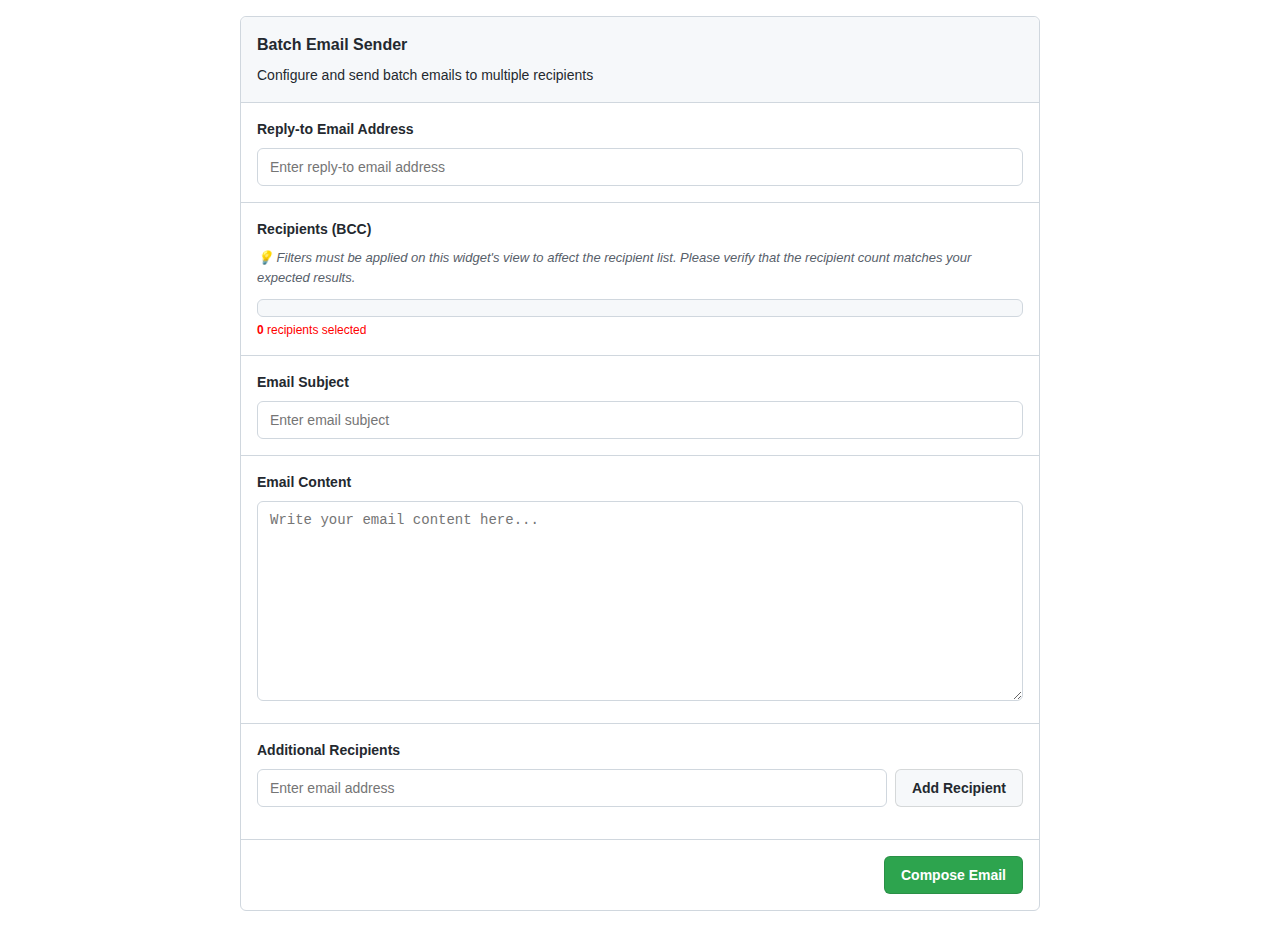
<file: batch-emailing/batch-emailing.html>
<!DOCTYPE html>
<html>
<head>
    <script src="https://docs.getgrist.com/grist-plugin-api.js"></script>
    <style>
        /* Reset and base styles */
        * {
            box-sizing: border-box;
            margin: 0;
            padding: 0;
        }

        body {
            font-family: -apple-system, BlinkMacSystemFont, "Segoe UI", Helvetica, Arial, sans-serif;
            font-size: 14px;
            line-height: 1.5;
            color: #24292f;
            background-color: #ffffff;
            padding: 16px;
        }

        /* Container styles */
        .email-widget {
            max-width: 800px;
            margin: 0 auto;
            border: 1px solid #d0d7de;
            border-radius: 6px;
        }

        /* Header styles */
        .widget-header {
            padding: 16px;
            background-color: #f6f8fa;
            border-bottom: 1px solid #d0d7de;
            border-top-left-radius: 6px;
            border-top-right-radius: 6px;
        }

        .widget-header h2 {
            font-size: 16px;
            font-weight: 600;
            margin-bottom: 8px;
        }

        /* Form styles */
        .form-group {
            padding: 16px;
            border-bottom: 1px solid #d0d7de;
        }

        .form-group label {
            display: block;
            font-weight: 600;
            margin-bottom: 8px;
        }

        .warning-text {
            color: #57606a;
            font-size: 13px;
            margin-bottom: 12px;
        }

        .form-group input,
        .form-group textarea {
            width: 100%;
            padding: 8px 12px;
            border: 1px solid #d0d7de;
            border-radius: 6px;
            font-size: 14px;
            line-height: 20px;
        }

        .form-group input:focus,
        .form-group textarea:focus {
            border-color: #0969da;
            outline: none;
            box-shadow: 0 0 0 3px rgba(9, 105, 218, 0.3);
        }

        /* Email editor */
        .email-editor {
            min-height: 200px;
            resize: vertical;
        }

        /* Recipients list */
        .recipients-list {
            margin-top: 8px;
            padding: 8px;
            background-color: #f6f8fa;
            border: 1px solid #d0d7de;
            border-radius: 6px;
            max-height: 150px;
            overflow-y: auto;
        }

        .recipients-count {
            color: red;
            font-size: 12px;
            margin-top: 4px;
        }

        /* Button styles */
        .btn {
            display: inline-block;
            padding: 8px 16px;
            font-size: 14px;
            font-weight: 600;
            line-height: 20px;
            white-space: nowrap;
            vertical-align: middle;
            cursor: pointer;
            user-select: none;
            border: 1px solid;
            border-radius: 6px;
            appearance: none;
            text-decoration: none;
        }

        .btn-primary {
            color: #ffffff;
            background-color: #2da44e;
            border-color: rgba(27, 31, 36, 0.15);
        }

        .btn-primary:hover {
            background-color: #2c974b;
        }

        .btn-secondary {
            color: #24292f;
            background-color: #f6f8fa;
            border-color: rgba(27, 31, 36, 0.15);
        }

        .btn-secondary:hover {
            background-color: #f3f4f6;
        }

        .widget-footer {
            padding: 16px;
            text-align: right;
        }

        /* Status message */
        .status-message {
            margin-top: 8px;
            padding: 8px;
            border-radius: 6px;
            display: none;
        }

        .status-message.success {
            background-color: #dafbe1;
            color: #1a7f37;
            display: block;
        }

        .status-message.error {
            background-color: #ffebe9;
            color: #cf222e;
            display: block;
        }

        /* Recipient styles */
        .recipient {
            display: flex;
            justify-content: space-between;
            align-items: center;
            padding: 4px 8px;
            margin: 2px 0;
            border-radius: 4px;
            background-color: #ffffff;
        }

        .recipient:hover {
            background-color: #f6f8fa;
        }

        .recipient .actions {
            display: flex;
            gap: 8px;
        }

        .recipient.removed {
            text-decoration: line-through;
            color: #57606a;
        }

        .btn-icon {
            padding: 4px 8px;
            background: none;
            border: none;
            cursor: pointer;
            color: #57606a;
            border-radius: 4px;
        }

        .btn-icon:hover {
            background-color: #f3f4f6;
            color: #24292f;
        }

        .btn-danger {
            color: #cf222e;
        }

        .btn-danger:hover {
            background-color: #ffebe9;
        }

        .btn-success {
            color: #1a7f37;
        }

        .btn-success:hover {
            background-color: #dafbe1;
        }

        .manual-add-section {
            display: flex;
            gap: 8px;
            margin-bottom: 16px;
        }

        .manual-input {
            flex-grow: 1;
        }

        /* Lists styles */
        .removed-list, .manual-list {
            margin-top: 16px;
            padding: 8px;
            background-color: #f6f8fa;
            border: 1px solid #d0d7de;
            border-radius: 6px;
        }

        .removed-list h3, .manual-list h3 {
            font-size: 14px;
            font-weight: 600;
            margin-bottom: 8px;
            color: #57606a;
        }

        .removed-emails, .manual-emails {
            max-height: 150px;
            overflow-y: auto;
        }

        .manual-email {
            display: flex;
            justify-content: space-between;
            align-items: center;
            padding: 4px 8px;
            margin: 2px 0;
            border-radius: 4px;
            background-color: #ffffff;
        }

        .tag {
            font-size: 12px;
            padding: 2px 6px;
            border-radius: 10px;
            margin-left: 8px;
            background-color: #ddf4ff;
            color: #0969da;
        }
    </style>
</head>
<body>
    <div class="email-widget">
        <div class="widget-header">
            <h2>Batch Email Sender</h2>
            <p>Configure and send batch emails to multiple recipients</p>
        </div>

        <div class="form-group">
            <label for="replyTo">Reply-to Email Address</label>
            <input type="email" id="replyTo" placeholder="Enter reply-to email address">
        </div>

        <div class="form-group">
            <label>Recipients (BCC)</label>
            <p class="warning-text"><i>💡 Filters must be applied on this widget's view to affect the recipient list. Please verify that the recipient count matches your expected results.</i></p>
            <div id="recipientsList" class="recipients-list">
                <!-- Recipients will be listed here -->
            </div>
            <div class="recipients-count">
                <b><span id="recipientsCount">0</span></b> recipients selected
            </div>
            <div id="removedList" class="removed-list" style="display: none;">
                <h3>Removed Recipients</h3>
                <div id="removedEmails" class="removed-emails">
                    <!-- Removed emails will be listed here -->
                </div>
            </div>
        </div>

        <div class="form-group">
            <label for="subject">Email Subject</label>
            <input type="text" id="subject" placeholder="Enter email subject">
        </div>

        <div class="form-group">
            <label for="emailContent">Email Content</label>
            <textarea id="emailContent" class="email-editor" placeholder="Write your email content here..."></textarea>
        </div>

        <div class="form-group">
            <label>Additional Recipients</label>
            <div class="manual-add-section">
                <input type="email" id="newEmail" placeholder="Enter email address" class="manual-input">
                <button id="addEmail" class="btn btn-secondary">Add Recipient</button>
            </div>
            <div id="manualList" class="manual-list" style="display: none;">
                <h3>Manually Added Recipients</h3>
                <div id="manualEmails" class="manual-emails">
                    <!-- Manually added emails will be listed here -->
                </div>
            </div>
        </div>

        <div class="widget-footer">
            <button id="sendEmail" class="btn btn-primary">Compose Email</button>
        </div>

        <div id="statusMessage" class="status-message"></div>
    </div>
</body>
</html>
</file>
<file: batch-emailing/style.css>
* {
    box-sizing: border-box;
    margin: 0;
    padding: 0;
}

body {
    font-family: -apple-system, BlinkMacSystemFont, "Segoe UI", Helvetica, Arial, sans-serif;
    font-size: 14px;
    line-height: 1.5;
    color: #24292f;
    background-color: #ffffff;
    padding: 16px;
}

.email-widget {
    max-width: 800px;
    margin: 0 auto;
    border: 1px solid #d0d7de;
    border-radius: 6px;
}

.widget-header {
    position: relative;
    padding: 16px;
    background-color: #f6f8fa;
    border-bottom: 1px solid #d0d7de;
    border-top-left-radius: 6px;
    border-top-right-radius: 6px;
}

.widget-header h2 {
    font-size: 16px;
    font-weight: 600;
    margin-bottom: 8px;
}

/* Language switcher styles */
.language-switcher {
    position: absolute;
    top: 16px;
    right: 16px;
    display: flex;
    align-items: center;
    gap: 8px;
}

.current-lang {
    padding: 6px 10px;
    border: 1px solid #d0d7de;
    border-radius: 6px;
    background: #ffffff;
    cursor: pointer;
    font-size: 16px;
    transition: all 0.2s;
    display: flex;
    align-items: center;
    gap: 6px;
    user-select: none;
}

.current-lang:hover {
    border-color: #0969da;
    box-shadow: 0 0 0 2px rgba(9, 105, 218, 0.1);
}

.lang-text {
    font-size: 12px;
    color: #57606a;
    font-weight: 500;
}

.lang-dropdown {
    position: absolute;
    top: 100%;
    right: 0;
    margin-top: 4px;
    background: #ffffff;
    border: 1px solid #d0d7de;
    border-radius: 6px;
    box-shadow: 0 4px 12px rgba(0, 0, 0, 0.1);
    z-index: 1000;
    display: none;
    min-width: 120px;
}

.lang-dropdown.open {
    display: block;
}

.lang-option {
    padding: 8px 12px;
    cursor: pointer;
    border: none;
    background: none;
    width: 100%;
    text-align: left;
    font-size: 14px;
    display: flex;
    align-items: center;
    gap: 8px;
    transition: background-color 0.2s;
}

.lang-option:hover {
    background-color: #f6f8fa;
}

.lang-option:first-child {
    border-top-left-radius: 6px;
    border-top-right-radius: 6px;
}

.lang-option:last-child {
    border-bottom-left-radius: 6px;
    border-bottom-right-radius: 6px;
}

.form-group {
    padding: 16px;
    border-bottom: 1px solid #d0d7de;
}

.form-group label {
    display: block;
    font-weight: 600;
    margin-bottom: 8px;
}

.warning-text {
    color: #57606a;
    font-size: 13px;
    margin-bottom: 12px;
}

.info-text {
    color: #0969da;
    font-size: 13px;
    margin-bottom: 12px;
    font-style: italic;
}

.form-group input,
.form-group textarea {
    width: 100%;
    padding: 8px 12px;
    border: 1px solid #d0d7de;
    border-radius: 6px;
    font-size: 14px;
    line-height: 20px;
}

.form-group input:focus,
.form-group textarea:focus {
    border-color: #0969da;
    outline: none;
    box-shadow: 0 0 0 3px rgba(9, 105, 218, 0.3);
}

.email-editor {
    min-height: 200px;
    resize: vertical;
}

.recipients-list {
    margin-top: 8px;
    padding: 8px;
    background-color: #f6f8fa;
    border: 1px solid #d0d7de;
    border-radius: 6px;
    max-height: 150px;
    overflow-y: auto;
}

.recipients-count {
    color: red;
    font-size: 12px;
    margin-top: 4px;
}

.btn {
    display: inline-block;
    padding: 8px 16px;
    font-size: 14px;
    font-weight: 600;
    line-height: 20px;
    white-space: nowrap;
    vertical-align: middle;
    cursor: pointer;
    user-select: none;
    border: 1px solid;
    border-radius: 6px;
    appearance: none;
    text-decoration: none;
}

.btn-primary {
    color: #ffffff;
    background-color: #2da44e;
    border-color: rgba(27, 31, 36, 0.15);
}

.btn-primary:hover {
    background-color: #2c974b;
}

.btn-secondary {
    color: #24292f;
    background-color: #f6f8fa;
    border-color: rgba(27, 31, 36, 0.15);
}

.btn-secondary:hover {
    background-color: #f3f4f6;
}

.widget-footer {
    padding: 16px;
    text-align: right;
}

.status-message {
    margin-top: 8px;
    padding: 8px;
    border-radius: 6px;
    display: none;
}

.status-message.success {
    background-color: #dafbe1;
    color: #1a7f37;
    display: block;
}

.status-message.error {
    background-color: #ffebe9;
    color: #cf222e;
    display: block;
}

.recipient {
    display: flex;
    justify-content: space-between;
    align-items: center;
    padding: 4px 8px;
    margin: 2px 0;
    border-radius: 4px;
    background-color: #ffffff;
}

.recipient:hover {
    background-color: #f6f8fa;
}

.recipient .actions {
    display: flex;
    gap: 8px;
}

.recipient.removed {
    text-decoration: line-through;
    color: #57606a;
}

.btn-icon {
    padding: 4px 8px;
    background: none;
    border: none;
    cursor: pointer;
    color: #57606a;
    border-radius: 4px;
}

.btn-icon:hover {
    background-color: #f3f4f6;
    color: #24292f;
}

.btn-danger {
    color: #cf222e;
}

.btn-danger:hover {
    background-color: #ffebe9;
}

.btn-success {
    color: #1a7f37;
}

.btn-success:hover {
    background-color: #dafbe1;
}

.manual-add-section {
    display: flex;
    gap: 8px;
    margin-bottom: 16px;
}

.manual-input {
    flex-grow: 1;
}

.removed-list, .manual-list {
    margin-top: 16px;
    padding: 8px;
    background-color: #f6f8fa;
    border: 1px solid #d0d7de;
    border-radius: 6px;
}

.removed-list h3, .manual-list h3 {
    font-size: 14px;
    font-weight: 600;
    margin-bottom: 8px;
    color: #57606a;
}

.removed-emails, .manual-emails {
    max-height: 150px;
    overflow-y: auto;
}

.manual-email {
    display: flex;
    justify-content: space-between;
    align-items: center;
    padding: 4px 8px;
    margin: 2px 0;
    border-radius: 4px;
    background-color: #ffffff;
}

.tag {
    font-size: 12px;
    padding: 2px 6px;
    border-radius: 10px;
    margin-left: 8px;
    background-color: #ddf4ff;
    color: #0969da;
}
</file>
